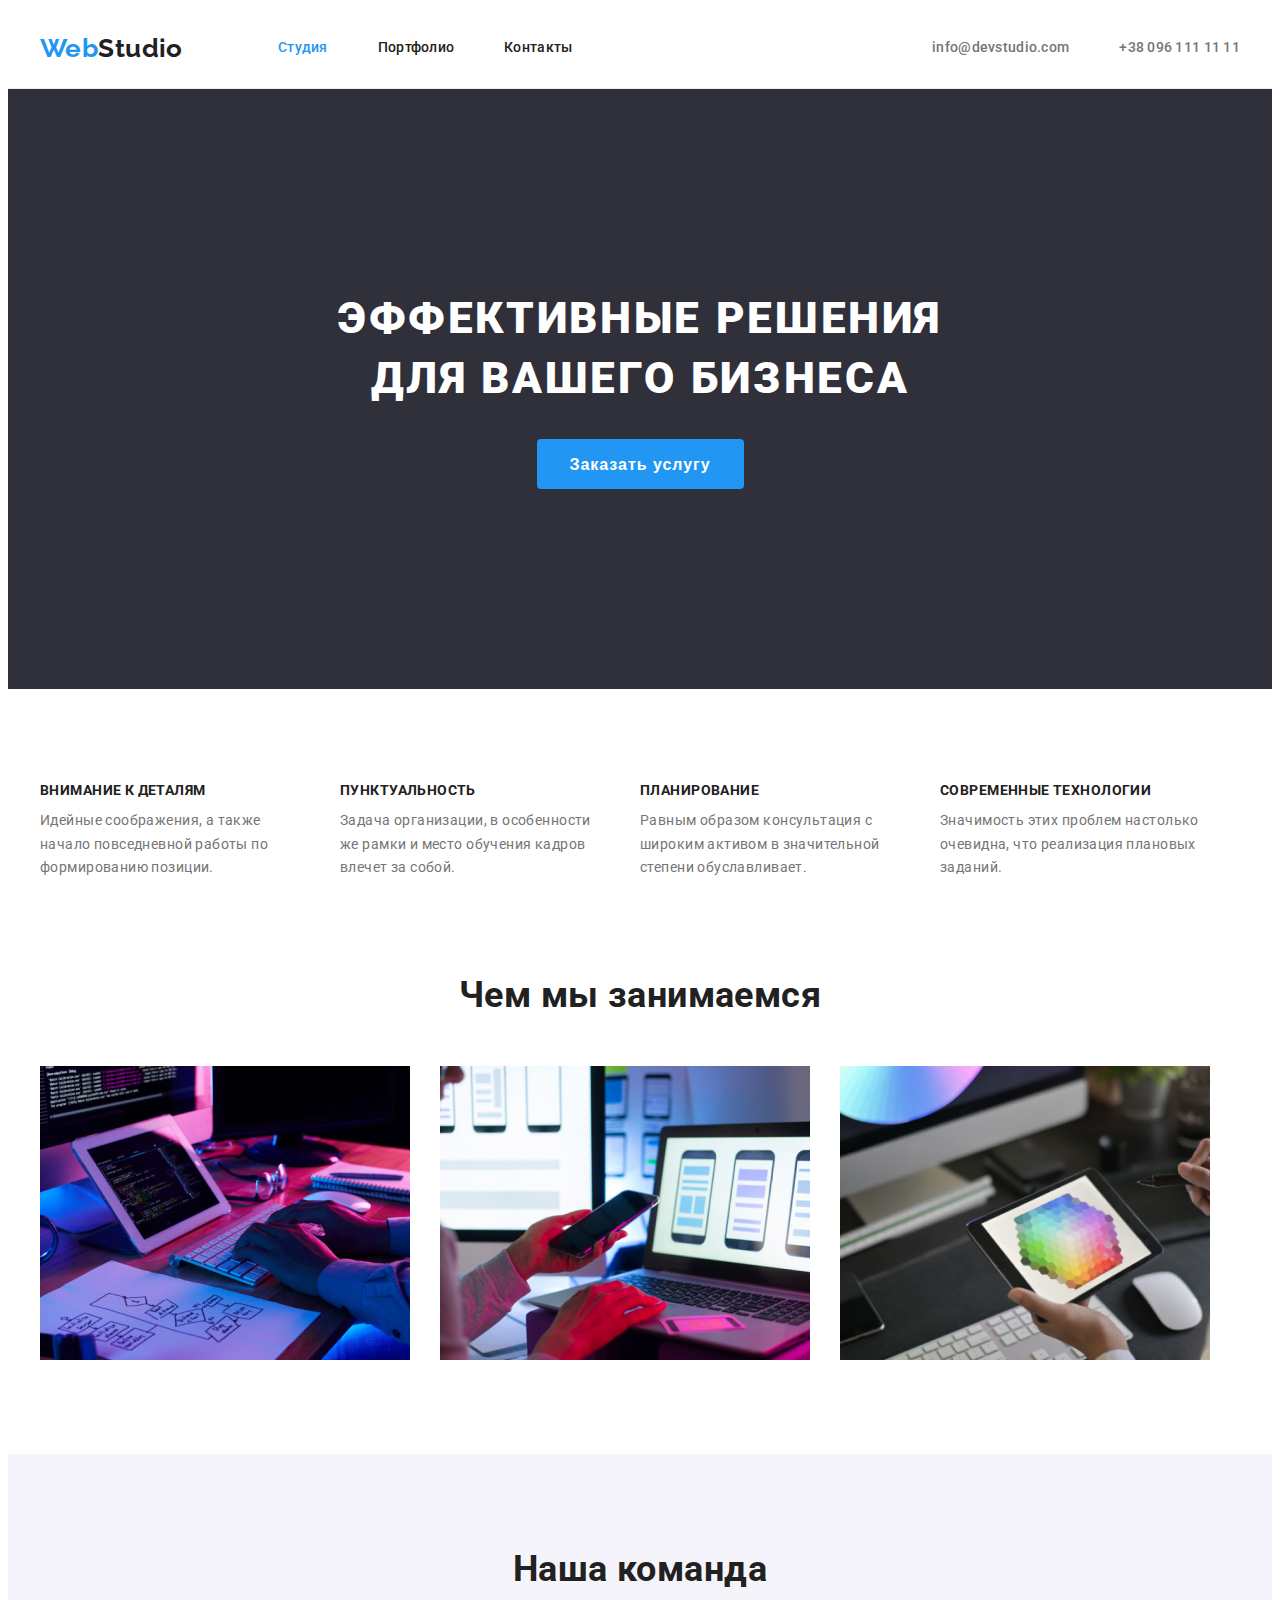
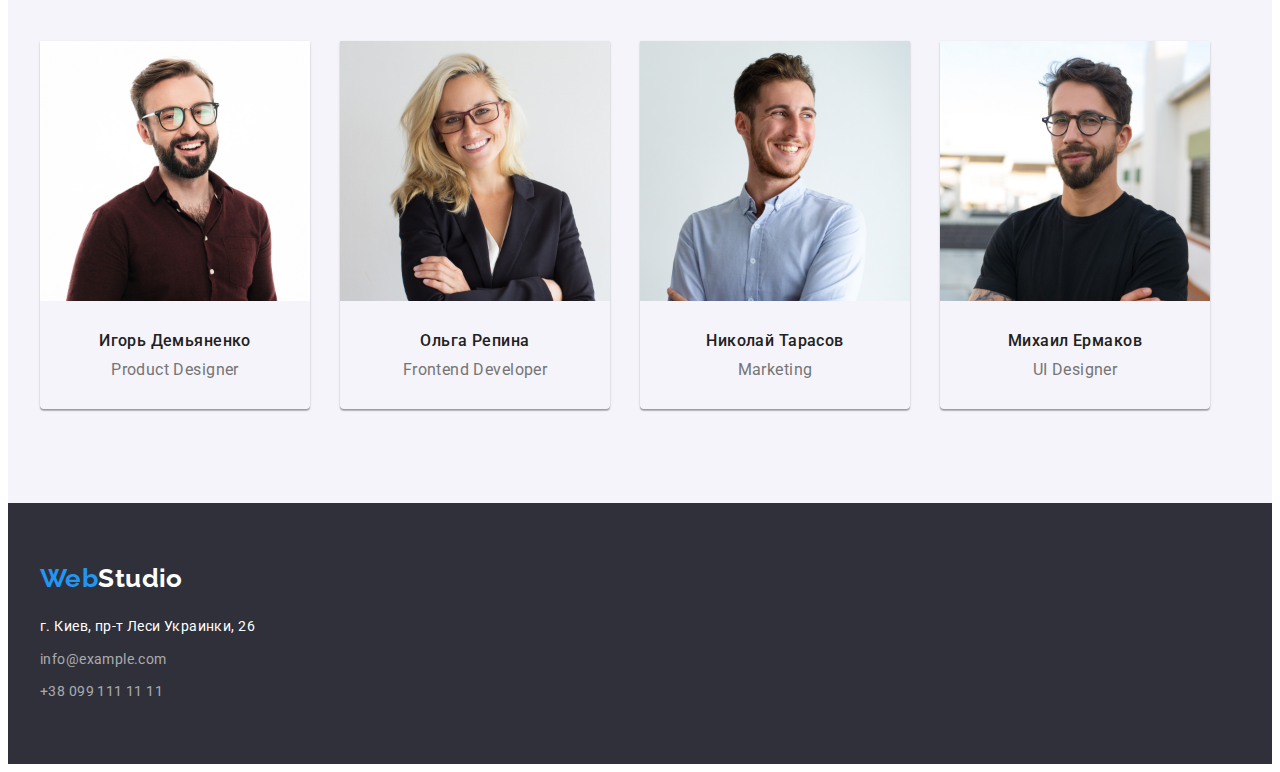
<file: index.html>
<!DOCTYPE html>
<html lang="ru">

<head>
    <meta charset="UTF-8">
    <meta http-equiv="X-UA-Compatible" content="IE=edge">
    <meta name="viewport" content="width=device-width, initial-scale=1.0">
    <title>WebStudio</title>
    <link rel="preconnect" href="https://fonts.googleapis.com">
    <link rel="preconnect" href="https://fonts.gstatic.com" crossorigin>
    <link href="https://fonts.googleapis.com/css2?family=Raleway:wght@700&family=Roboto:wght@400;500;700;900&display=swap"
        rel="stylesheet">
    <link rel="stylesheet" href="https://cdnjs.cloudflare.com/ajax/libs/modern-normalize/1.1.0/modern-normalize.min.css"
        integrity="sha512-wpPYUAdjBVSE4KJnH1VR1HeZfpl1ub8YT/NKx4PuQ5NmX2tKuGu6U/JRp5y+Y8XG2tV+wKQpNHVUX03MfMFn9Q=="
        crossorigin="anonymous" referrerpolicy="no-referrer" />
    <link rel="stylesheet" href="./css/styles.css">
</head>

<body>
    <header class="header">
        <div class="container header-container">
                <nav class="site-nav">
                    <a href="./index.html" lang="en" class="logo"><span class="color-web">Web</span><span
                            class="color-studio">Studio</span></a>
                    <ul class="list menu-list">
                        <li class="nav-link"><a href="./index.html" target="_blank" class="link current">Студия</a></li>
                        <li class="nav-link"><a href="./portfolio.html" target="_blank" class="link">Портфолио</a></li>
                        <li class="nav-link"><a href="" class="link">Контакты</a></li>
                    </ul>
                </nav>
                <ul class="list contacts-list">
                    <li class="contacts-list-item"><a href="mailto:info@devstudio.com" class="link-contacts">info@devstudio.com</a></li>
                    <li><a href="tel:+380961111111" class="link-contacts">+38 096 111 11 11</a></li>
                </ul>
        </div>
    </header>
    <main>
        <!-- Герой -->
        <section class="hero">
                <h1 class="hero-title">Эффективные решения для вашего бизнеса</h1>
                <button type="button" class="hero-button">Заказать услугу</button>
        </section>

        <!-- Особенности работы студии -->
        <section class="section section-advantages">
            <div class="container container-advantages">
                <h2 class="visually-hidden">Особенности работы студии</h2>
                <ul class="list advantages-list">
                    <li class="advantages-item">
                        <h3 class="section-title-element">Внимание к деталям</h3>
                        <p class="section-text">Идейные соображения, а также начало повседневной работы по формированию
                            позиции.</p>
                    </li>
                    <li class="advantages-item">
                        <h3 class="section-title-element">Пунктуальность</h3>
                        <p class="section-text">Задача организации, в особенности же рамки и место обучения кадров
                            влечет за собой.</p>
                    </li>
                    <li class="advantages-item">
                        <h3 class="section-title-element">Планирование</h3>
                        <p class="section-text">Равным образом консультация с широким активом в значительной степени
                            обуславливает.</p>
                    </li>
                    <li class="advantages-item">
                        <h3 class="section-title-element">Современные технологии</h3>
                        <p class="section-text">Значимость этих проблем настолько очевидна, что реализация плановых
                            заданий.</p>
                    </li>
                </ul>
            </div>
        </section>

        <!-- Деятельность студии -->
        <section class="section">
            <div class="container works-container">
                <h2 class="section-title">Чем мы занимаемся</h2>
                <ul class="list works-list">
                    <li class="works-list-items">
                        <img src="./images/box1.jpg" width="370" alt="Рабочее место">
                    </li>
                    <li class="works-list-items">
                        <img src="./images/box2.jpg" width="370" alt="Человек с телефоном и ноутбуком">
                    </li>
                    <li class="works-list-items">
                        <img src="./images/box3.jpg" width="370" alt="Планшет в руках">
                    </li>
                </ul>
            </div>
        </section>

        <!-- Сотрудники студии -->
        <section class="section section-employee">
            <div class="container employee-container">
                <h2 class="section-title">Наша команда</h2>
                <ul class="list employee-list">
                    <li class="employee-list-items">
                            <img src="./images/team.card1.jpg" width="270" alt="Улыбающийся мужчина">
                            <div class="employee-card">
                            <h3 class="title-employee">Игорь Демьяненко</h3>
                            <p class="position-employee">Product Designer</p>
                        </div>
                    </li>
                    
                    <li class="employee-list-items">
                            <img src="./images/team.card2.jpg" width="270" alt="Улыбающаяся женщина">
                            <div class="employee-card">
                            <h3 class="title-employee">Ольга Репина</h3>
                            <p class="position-employee">Frontend Developer</p>
                        </div>
                    </li>
                    
                    <li class="employee-list-items">
                     
                            <img src="./images/team.card3.jpg" width="270" alt="Улыбающийся мужчина">
                            <div class="employee-card">
                            <h3 class="title-employee">Николай Тарасов</h3>
                            <p class="position-employee">Marketing</p>
                        </div>
                    </li>
                    
                    <li class="employee-list-items">
                            <img src="./images/team.card4.jpg" width="270" alt="Улыбающийся мужчина">
                            <div class="employee-card">
                            <h3 class="title-employee">Михаил Ермаков</h3>
                            <p class="position-employee">UI Designer</p>
                        </div>
                    </li>
                </ul>
            </div>
        </section>
    </main>
    <!-- Подвал страницы -->
    <footer class="footer">
        <div class="container-footer">
            <a href="./index.html" lang="en" class="logo logo-footer"><span class="color-web">Web</span><span
                    class="color-studio">Studio</span></a>
            <address class="address">
                <p>г. Киев, пр-т Леси Украинки, 26</p>
                <ul class="list list-link-footer">
                    <li class="items-link-footer"><a href="mailto:info@devstudio.co" class="link-footer">info@example.com</a>
                    </li>
                    <li class="items-link-footer"><a href="tel:+380961111111" class="link-footer">+38 099 111 11 11</a></li>
                </ul>
            </address>
        </div>
    </footer>
</body>

</html>
</file>
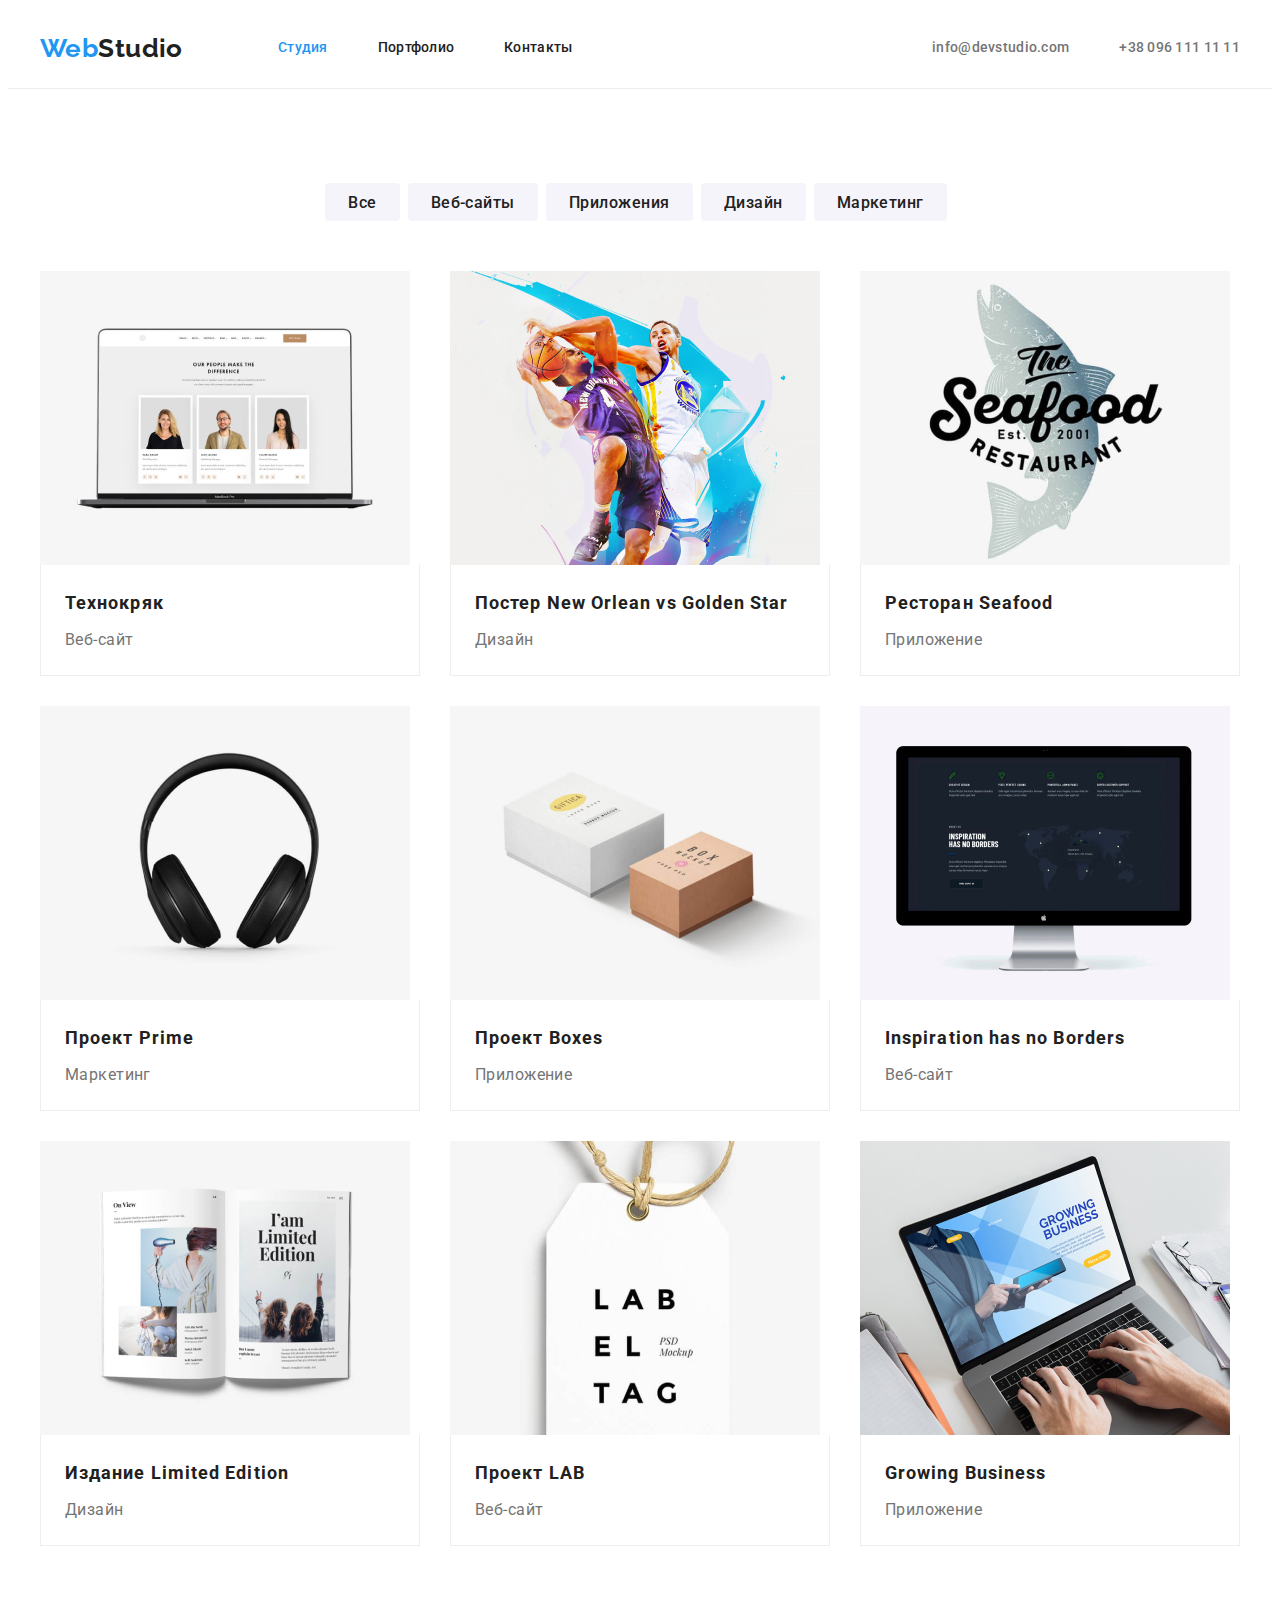
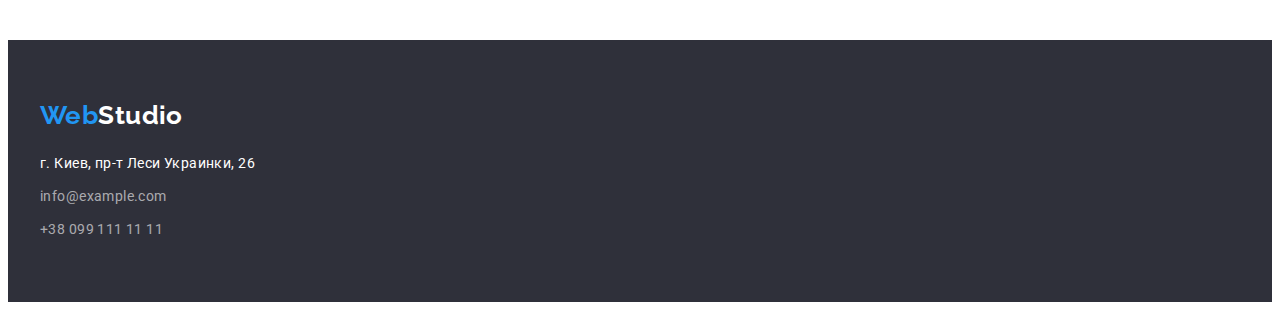
<file: portfolio.html>
<!DOCTYPE html>
<html lang="ru">

<head>
    <meta charset="UTF-8">
    <meta http-equiv="X-UA-Compatible" content="IE=edge">
    <meta name="viewport" content="width=device-width, initial-scale=1.0">
    <title>Portfolio</title>
    <link rel="preconnect" href="https://fonts.googleapis.com">
    <link rel="preconnect" href="https://fonts.gstatic.com" crossorigin>
    <link href="https://fonts.googleapis.com/css2?family=Raleway:wght@700&family=Roboto:wght@400;500;700;900&display=swap" rel="stylesheet">
    <link rel="stylesheet" href="https://cdnjs.cloudflare.com/ajax/libs/modern-normalize/1.1.0/modern-normalize.min.css"
        integrity="sha512-wpPYUAdjBVSE4KJnH1VR1HeZfpl1ub8YT/NKx4PuQ5NmX2tKuGu6U/JRp5y+Y8XG2tV+wKQpNHVUX03MfMFn9Q=="
        crossorigin="anonymous" referrerpolicy="no-referrer" />
    <link rel="stylesheet" href="./css/styles.css">
</head>

<body>
    <header class="header">
        <div class="container header-container">
                <nav class="site-nav">
                    <a href="./index.html" lang="en" class="logo"><span class="color-web">Web</span><span
                            class="color-studio">Studio</span></a>
                    <ul class="list menu-list">
                        <li class="nav-link"><a href="./index.html" target="_blank" class="link current">Студия</a></li>
                        <li class="nav-link"><a href="./portfolio.html" target="_blank" class="link">Портфолио</a></li>
                        <li class="nav-link"><a href="" class="link">Контакты</a></li>
                    </ul>
                </nav>
                <ul class="list contacts-list">
                    <li class="contacts-list-item"><a href="mailto:info@devstudio.com" class="link-contacts">info@devstudio.com</a></li>
                    <li><a href="tel:+380961111111" class="link-contacts">+38 096 111 11 11</a></li>
                </ul>
        </div>
    </header>

    <!-- Основной контент -->
    <main>
        <section class="section">
            <div class="container">
            <h1 class="visually-hidden">Работы веб студии</h1>
            <ul class="list list-btn-filtr">
                <li><button type="button" class="button">Все</button></li>
                <li><button type="button" class="button">Веб-сайты</button></li>
                <li><button type="button" class="button">Приложения</button></li>
                <li><button type="button" class="button">Дизайн</button></li>
                <li><button type="button" class="button">Маркетинг</button></li>
            </ul>

                <ul class="list menu-product">

                    <li class="item-card">
                        <img src="./images/tehknokriak.jpg" alt="Страница веб сайта" width="370">
                        <div class="product-card">
                            <h2 class="title-product">Технокряк</h2>
                            <p class="product-type">Веб-сайт</p>
                        </div>
                    </li>

                    <li class="item-card">
                        <img src="./images/poster.jpg" alt="Постер для баскетбольного матча" width="370">
                        <div class="product-card">
                            <h2 class="title-product">Постер New Orlean vs Golden Star</h2>
                            <p class="product-type">Дизайн</p>
                        </div>
                    </li>

                    <li class="item-card">
                        <img src="./images/restoran.jpg" alt="Логотип ресторана" width="370">
                        <div class="product-card">
                            <h2 class="title-product">Ресторан Seafood</h2>
                            <p class="product-type">Приложение</p>
                        </div>
                    </li>

                    <li class="item-card">
                        <img src="./images/project.prime.jpg" alt="Черные наушники" width="370">
                        <div class="product-card">
                            <h2 class="title-product">Проект Prime</h2>
                            <p class="product-type">Маркетинг</p>
                        </div>
                    </li>

                    <li class="item-card">
                        <img src="./images/project.boxes.jpg" alt="Две коробочк" width="370">
                        <div class="product-card">
                            <h2 class="title-product">Проект Boxes</h2>
                            <p class="product-type">Приложение</p>
                        </div>
                    </li>

                    <li class="item-card">
                        <img src="./images/inspiration.jpg" alt="Монитор компьютера" width="370">
                        <div class="product-card">
                            <h2 class="title-product">Inspiration has no Borders</h2>
                            <p class="product-type">Веб-сайт</p>
                        </div>
                    </li>

                    <li class="item-card">
                        <img src="./images/limited.edition.jpg" alt="Открытая книга" width="370">
                        <div class="product-card">
                            <h2 class="title-product">Издание Limited Edition</h2>
                            <p class="product-type">Дизайн</p>
                        </div>
                    </li>
                    <li class="item-card">
                        <img src="./images/project.lab.jpg" alt="Логотип компании" width="370">
                        <div class="product-card">
                            <h2 class="title-product">Проект LAB</h2>
                            <p class="product-type">Веб-сайт</p>
                        </div>
                    </li>
                    <li class="item-card">
                        <img src="./images/growing.business.jpg" alt="Работа с ноутбуком" width="370">
                        <div class="product-card">
                            <h2 class="title-product">Growing Business</h2>
                            <p class="product-type">Приложение</p>
                        </div>
                    </li>
                </ul>
    
            </div>
        </section>
    </main>

    <!-- Подвал страницы -->
    <footer class="footer">
        <div class="container-footer">
            <a href="./index.html" lang="en" class="logo logo-footer"><span class="color-web">Web</span><span
                    class="color-studio">Studio</span></a>
            <address class="address">
                <p>г. Киев, пр-т Леси Украинки, 26</p>
                <ul class="list list-link-footer">
                    <li class="items-link-footer"><a href="mailto:info@devstudio.co" class="link-footer">info@example.com</a>
                    </li>
                    <li class="items-link-footer"><a href="tel:+380961111111" class="link-footer">+38 099 111 11 11</a></li>
                </ul>
            </address>
        </div>
    </footer>
</body>
</html>
</file>
<file: css/styles.css>
/* цвет заголовков #212121 */
/* вторичный цвет текста  #757575 */
/* белый #FFFFFF  */
/* акцент #2196F3 */
/* прозрачный белый  rgba(255, 255, 255, 0,6); */

:root {
  --primary-text-color: #212121;
  --secondary-text-color: #757575;
  --accent-color: #2196f3;
  --primary-white-color: #ffffff;
  --transparent-white-color: rgba(255, 255, 255, 0.6);
}

h1,
h2,
h3,
h4,
h5,
h6,
p {
  margin-top: 0;
  margin-bottom: 0;
}
ul,
ol {
  padding-left: 0;
  margin-top: 0;
  margin-bottom: 0;
}
img {
  display: block;
  max-width: 100%;
  height: auto;
}
.list {
  list-style: none;
}

body {
  color: var(--secondary-text-color);
  background-color: #ffffff;
  font-family: Roboto, sans-serif;
  font-size: 14px;
  font-weight: 400;
  line-height: 1.71;
  letter-spacing: 0.03em;
}
.container {
  width: 1200px;
  padding-left: 15px;
  padding-right: 15px;
  margin: 0 auto;
}

.section {
  padding-top: 94px;
  padding-bottom: 94px;
}

/* =======COMPONENTS========== */
/* logo */
.logo {
  color: var(--primary-text-color);
  font-family: Raleway;
  font-weight: 700;
  font-size: 26px;
  line-height: 1.19;
  text-decoration: none;
  width: 145px;
  margin-right: 93px;
}
.color-web {
  color: var(--accent-color);
}
.site-nav .color-studio {
  color: var(--primary-text-color);
}

/* site-nav */
.link {
  color: var(--primary-text-color);
  font-weight: 500;
  font-size: 14px;
  line-height: 1.14;
  letter-spacing: 0.02em;
  text-decoration: none;
  display: block;
  text-align: center;
  padding-top: 32px;
  padding-bottom: 32px;
}

.site-nav .link:hover,
.site-nav .link:focus {
  color: var(--accent-color);
}
.menu-list .link.current{
  color: var(--accent-color);
}

.link-contacts {
  display: block;
  color: var(--secondary-text-color);
  font-weight: 500;
  font-size: 14px;
  line-height: 1.14;
  letter-spacing: 0.02em;
  text-decoration: none;
}
.link-contacts:hover,
.link-contacts:focus {
  color: var(--accent-color);
}
.link-current{
  color: var(--accent-color);
}

/* header */
.site-nav {
  display: flex;
  justify-content: flex-start;
  align-items: center;
}

/* Hero */
.hero {
  background-color: #2f303a;
  margin: 0 auto;
  padding-top: 200px;
  padding-bottom: 200px;
}

.hero-title {
  color: var(--primary-white-color);
  font-weight: 900;
  font-size: 44px;
  line-height: 1.36;
  letter-spacing: 0.06em;
  text-align: center;
  text-transform: uppercase;
  width: 696px;
  margin: 0 auto;
  margin-bottom: 30px;
}

.hero-button {
  color: var(--primary-white-color);
  background-color: var(--accent-color);
  font-weight: 700;
  font-size: 16px;
  line-height: 1.88;
  letter-spacing: 0.06em;
  cursor: pointer;
  display: block;
  text-align: center;
  margin: 0 auto;
  border-radius: 4px;
  height: 50px;
  min-width: 200px;
  padding: 10px 32px;
  border: 1px solid transparent;
}
.hero-button:focus {
  color: var(--primary-text-color);
}
/* ===advantages studio */

.section-advantages{
  padding-bottom: 0;
}

.advantages-list {
  display: flex;
}
.advantages-item {
  width: 270px;
}
.advantages-item:not(:last-child) {
  margin-right: 30px;
}
/* Works */
.works-list {
  display: flex;
}
/* employee */
.employee-list {
  display: flex;
  text-align: center;
}
.employee-list-items {
  width: 270px;
  box-shadow: 0px 1px 3px rgba(0, 0, 0, 0.12), 0px 1px 1px rgba(0, 0, 0, 0.14), 0px 2px 1px rgba(0, 0, 0, 0.2);
  border-radius: 0px 0px 4px 4px;
}
.employee-list-items:not(:last-child) {
  margin-right: 30px;
}

/* Section work studio */
.section-title {
  color: var(--primary-text-color);
  font-weight: 700;
  font-size: 36px;
  line-height: 1.17;
  text-align: center;
  margin-bottom: 50px;
}
.section-title-element {
  color: var(--primary-text-color);
  font-weight: bold;
  font-size: 14px;
  line-height: 1.14;
  text-transform: uppercase;
  margin-top: 0;
  margin-bottom: 10px;
}
.visually-hidden {
  position: absolute;
  width: 1px;
  height: 1px;
  margin: -1px;
  border: 0;
  padding: 0;
  white-space: nowrap;
  clip-path: inset(100%);
  clip: rect(0 0 0 0);
  overflow: hidden;
}
.section-text {
  font-size: 14px;
}
.works-list-items {
  width: 370px;
}
.works-list-items:not(:last-child) {
  margin-right: 30px;
}

/* team of studio */
.title-employee {
  color: var(--primary-text-color);
  font-weight: 500;
  font-size: 16px;
  line-height: 1.19;
  margin-bottom: 10px;
}
.position-employee {
  font-size: 16px;
  line-height: 1.19;
}
.employee-card {
  padding: 30px;
}

.section-employee {
  background-color: #f5f4fa;
}

/* Footer */
.footer {
  background-color: #2f303a;
  margin: 0logo-footer auto;
  padding-top: 60px;
  padding-bottom: 60px;
}
.footer .color-studio {
  color: #ffffff;
}

.address {
  color: var(--primary-white-color);
  font-family: Roboto;
  font-style: normal;
  font-weight: normal;
  font-size: 14px;
  margin-top: 20px;
}

.list-link-footer {
  color: var(--transparent-white-color);
  font-size: 14px;
  font-style: normal;
  margin-top: 9px;
}
.items-link-footer:not(:last-child){
  margin-bottom: 9px;
}

.link-footer {
  color: var(--transparent-white-color);
  text-decoration: none;
  display: block;
}
.link-footer:focus,
.link-footer:hover {
  color: var(--accent-color);
}

.container-footer {
  width: 1200px;
  margin: 0 auto;
  padding-left: 15px;
  padding-right: 15px;
}
/* ======HEADER============= */
.header {
  border-bottom: 1px solid #ececec;
  margin: 0 auto;
}
.header-container {
  display: flex;
  align-items: center;
}
.menu-list {
  display: flex;
  justify-content: space-between;
}

.nav-link:not(:last-child){
  margin-right: 50px;
}

.contacts-list {
  display: flex;
  justify-content: flex-end;
  align-items: center;
  margin-left: auto;
}

.contacts-list-item {
  margin-right: 50px;
}
.site-nav> .link-current{
color: var(--accent-color);
}
  
/* .contacts-list:not(:last-child) {
  margin-right: 50px;
} */

/* Portfolio */
.list-btn-filtr {
  display: flex;
  justify-content: center;
  margin-bottom: 50px;
}
.button {
  color: var(--primary-text-color);
  cursor: pointer;
  font-family: Roboto;
  font-style: normal;
  font-weight: 500;
  font-size: 16px;
  line-height: 1.63;
  text-align: center;
  letter-spacing: 0.03em;
  display: block;
  height: 38px;
  border-radius: 4px;
  border: 1px solid transparent;
  padding: 6px 22px;
  margin-right: 8px;
  background-color: #F5F4FA;;
}

.button:hover,
.button:focus {
  background-color: var(--accent-color);
  color: #ffffff;
}

.title-product {
  color: var(--primary-text-color);
  font-weight: bold;
  font-size: 18px;
  line-height: 2;
  letter-spacing: 0.06em;
  margin-bottom: 4px;
}
.product-type {
  font-size: 16px;
  line-height: 1.88;
}


.menu-product {
  display: flex;
  flex-wrap: wrap;
  margin-left: -30px;
  margin-bottom: -30px;
}

.product-card {
  padding: 20px 24px;
  border-left: 1px solid #eeeeee;
  border-right: 1px solid #eeeeee;
  border-bottom: 1px solid #eeeeee;
}
.menu-product > .item-card {
  margin-left: 30px;
  margin-bottom: 30px;
  flex-basis: calc(100% / 3 - 30px);
}
</file>
